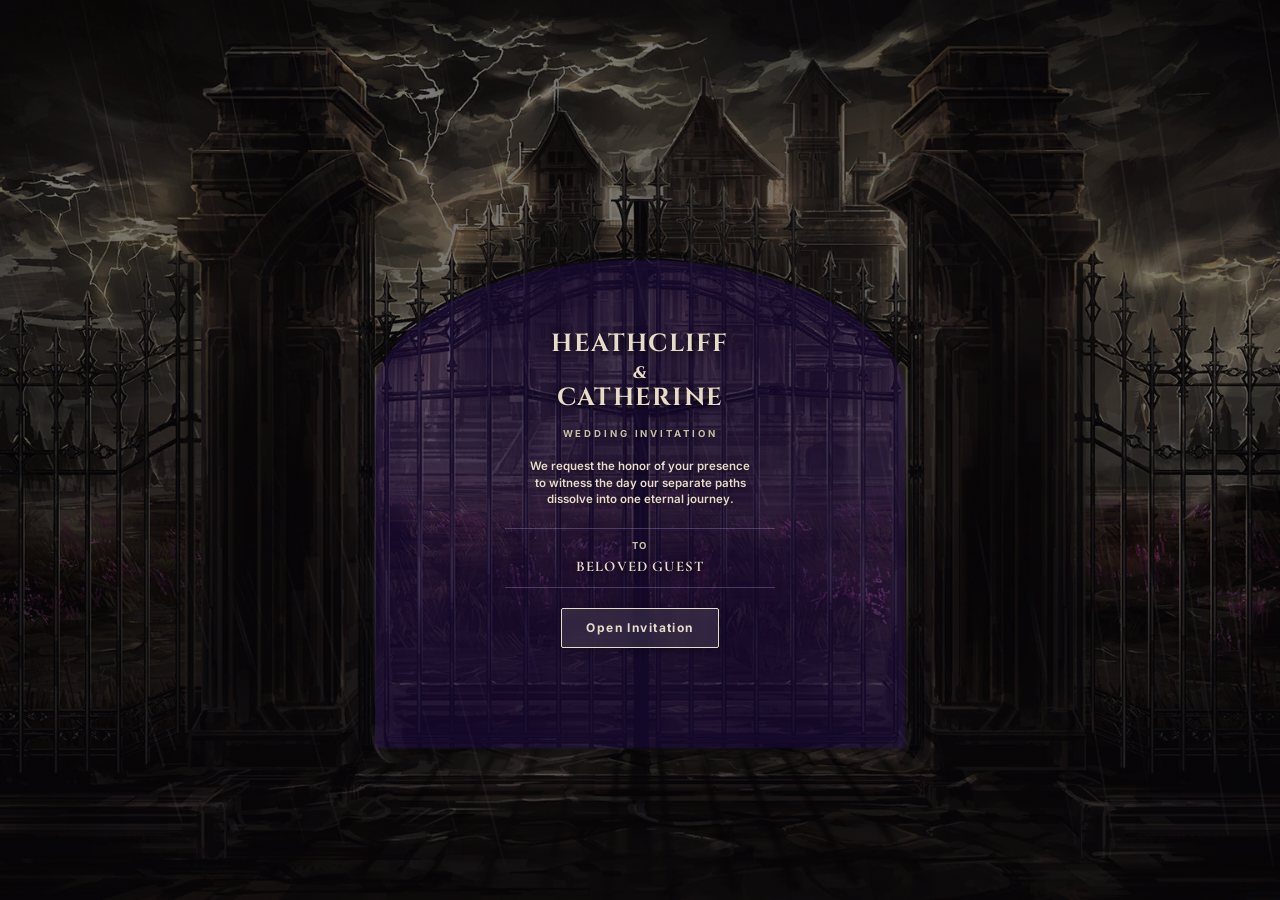
<file: index.html>
<!DOCTYPE html>
<html lang="en">
<head>
  <meta charset="UTF-8" />
  <meta name="viewport" content="width=device-width, initial-scale=1.0" />
  <title>Wedding Invitation - Heathcliff &amp; Catherine</title>
  <link rel="preconnect" href="https://fonts.googleapis.com" />
  <link rel="preconnect" href="https://fonts.gstatic.com" crossorigin />
  <link href="https://fonts.googleapis.com/css2?family=Cinzel:wght@400;600;700&family=Cormorant+Garamond:wght@600;700&family=Inter:wght@600;700&display=swap" rel="stylesheet" />


  <link href="https://cdn.jsdelivr.net/npm/bootstrap@5.3.3/dist/css/bootstrap.min.css" rel="stylesheet">
  <link rel="stylesheet" href="gateway.css" />
</head>
<body>

  <main class="gateway-container">
    <div class="gateway-card">
      <h1 class="gateway-title">
        HEATHCLIFF <br />
        <span>&amp;</span> <br />
        CATHERINE
      </h1>

      <p class="gateway-subtitle">WEDDING INVITATION</p>

      <p class="gateway-desc">
        We request the honor of your presence <br />
        to witness the day our separate paths <br />
        dissolve into one eternal journey.
      </p>

      <div class="guest-section">
        <span class="guest-label">TO</span>
        <p class="guest-name">BELOVED GUEST</p>
      </div>

      <a href="Dashboard/index.html" class="btn btn-outline-light btn-open">
        Open Invitation
      </a>
    </div>
  </main>

</body>
</html>
</file>
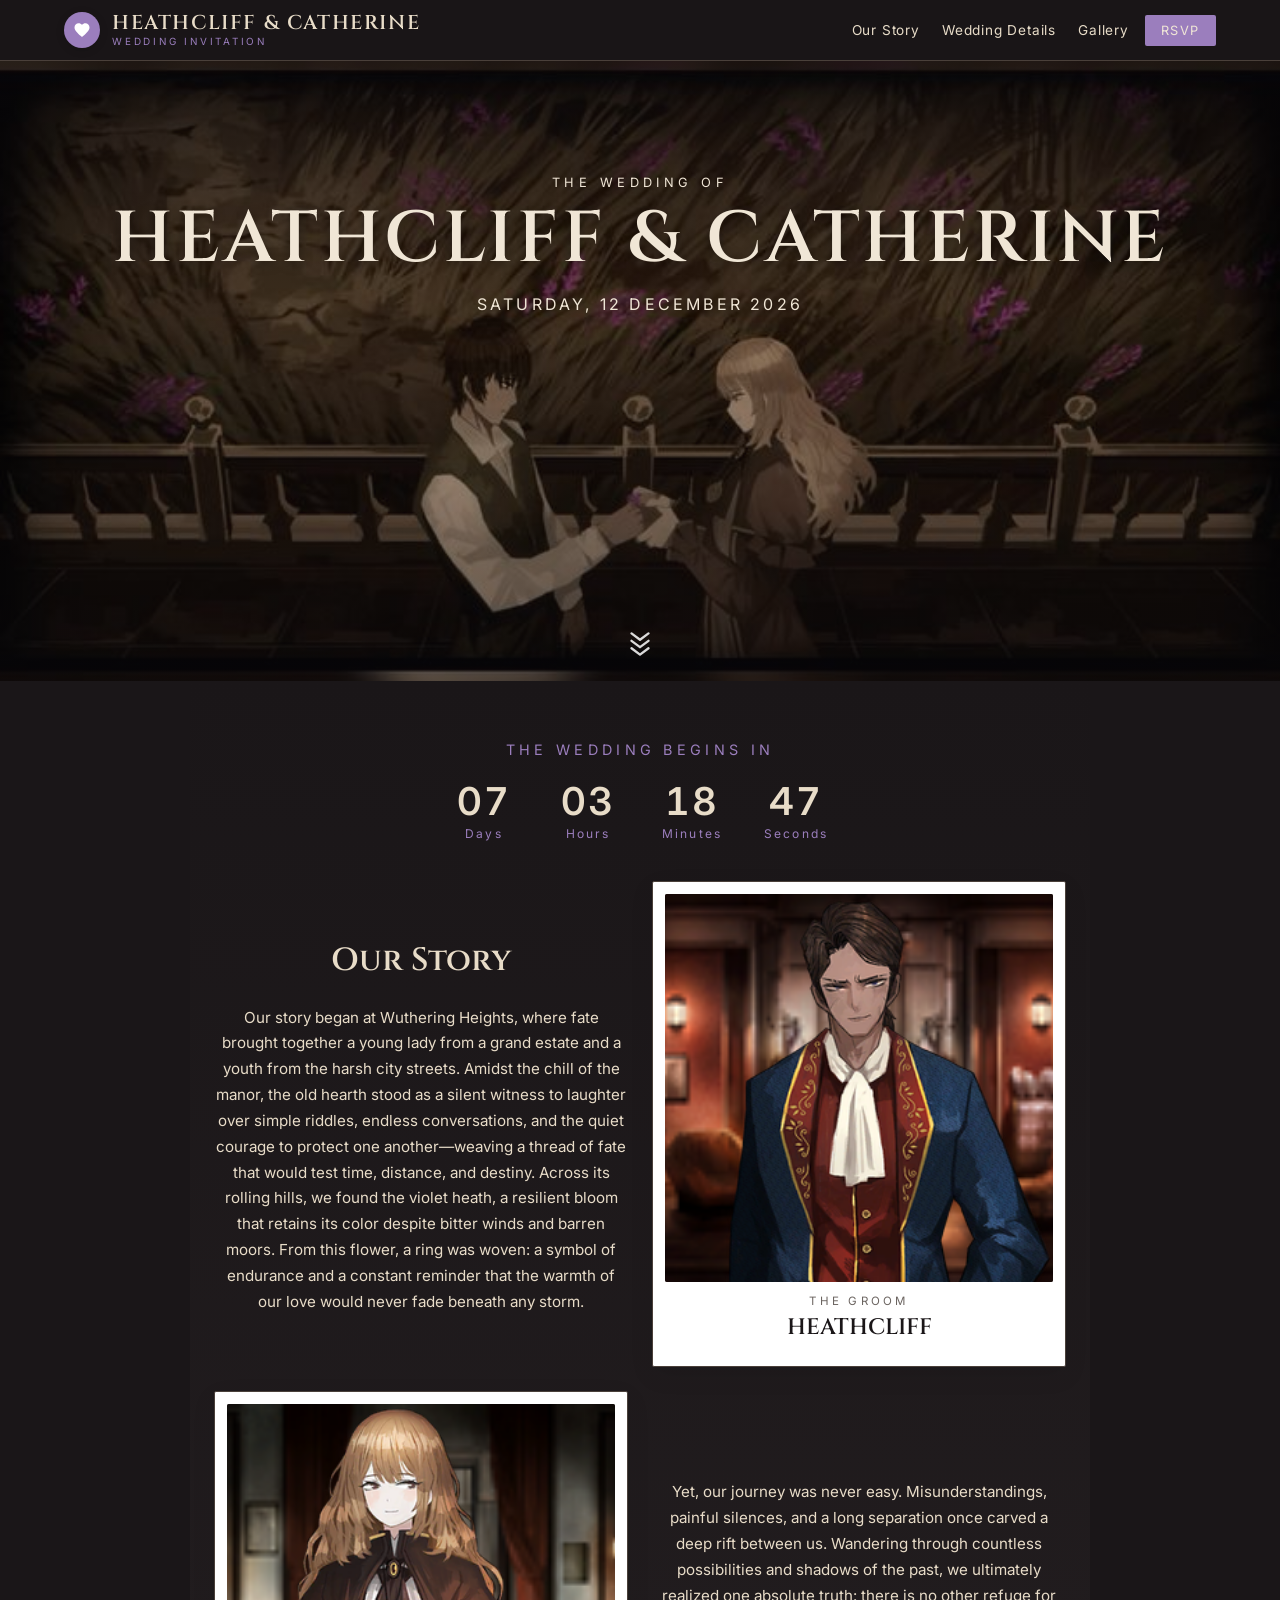
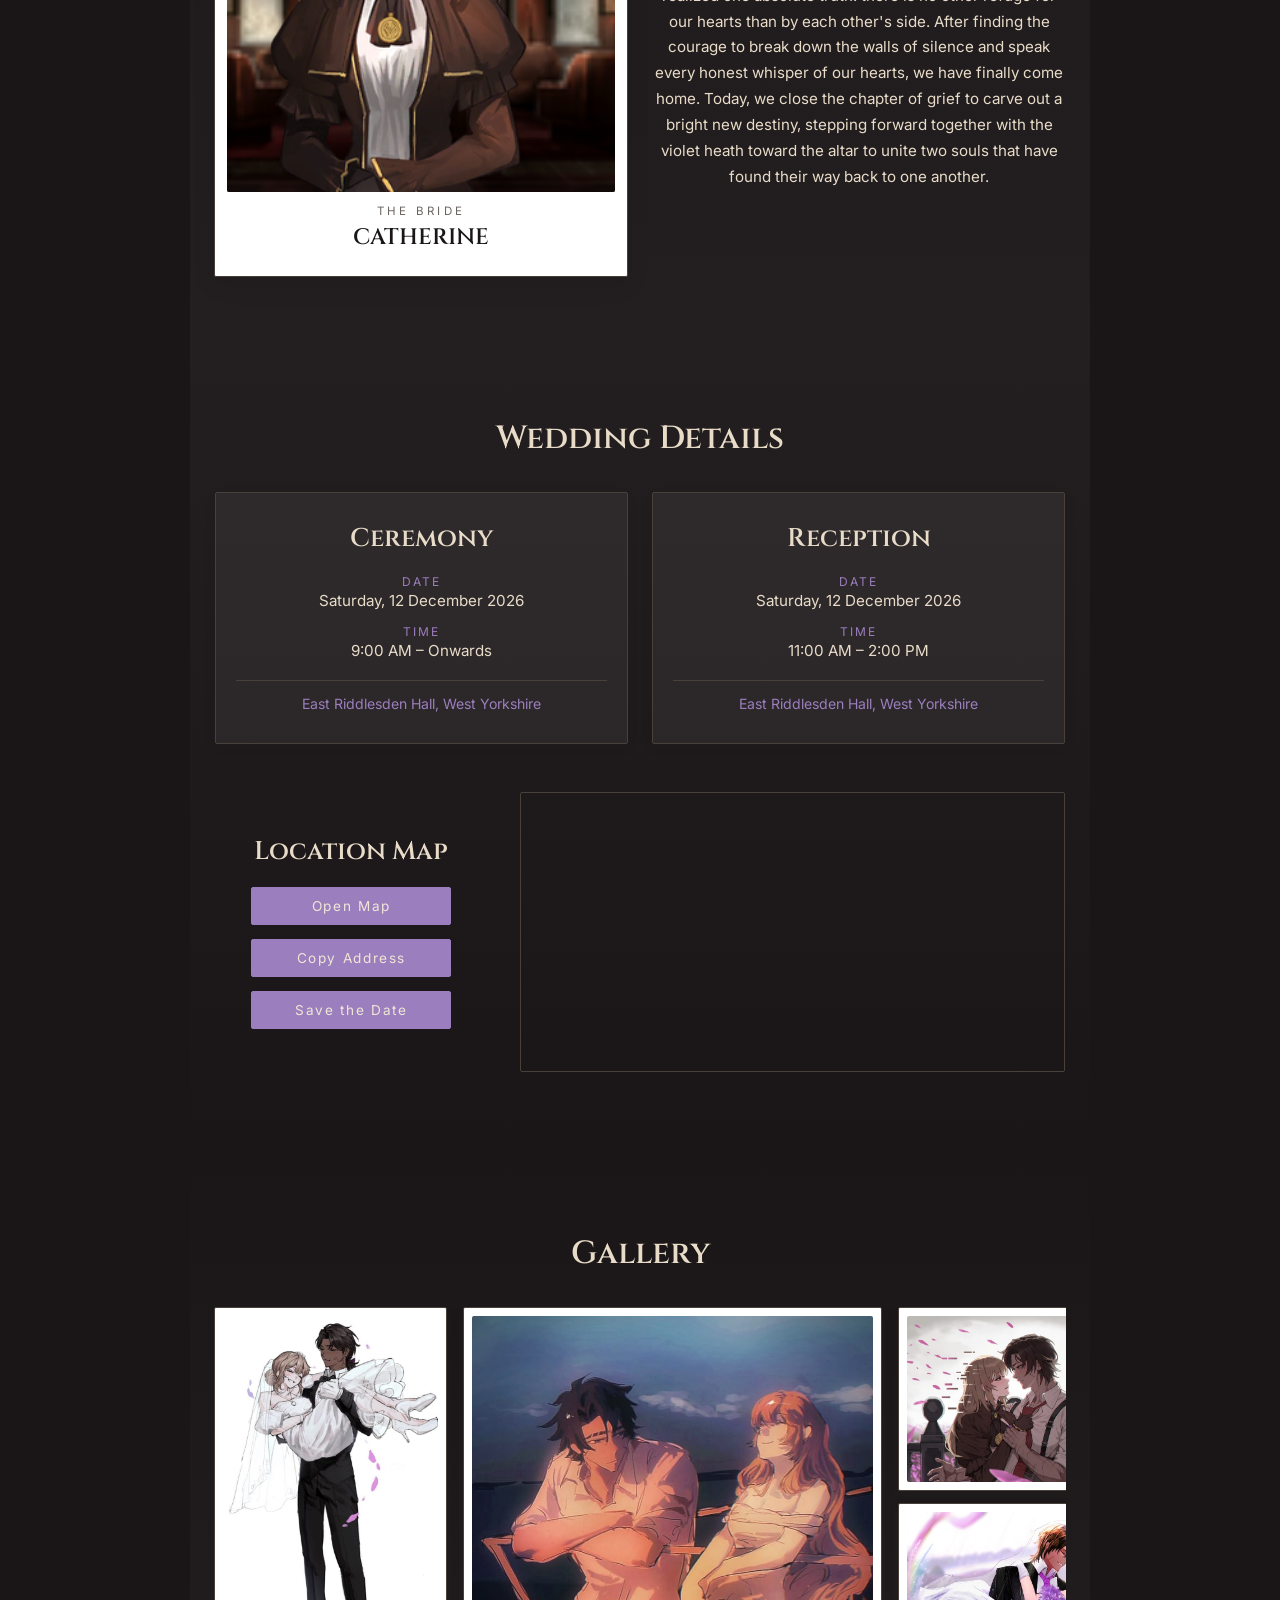
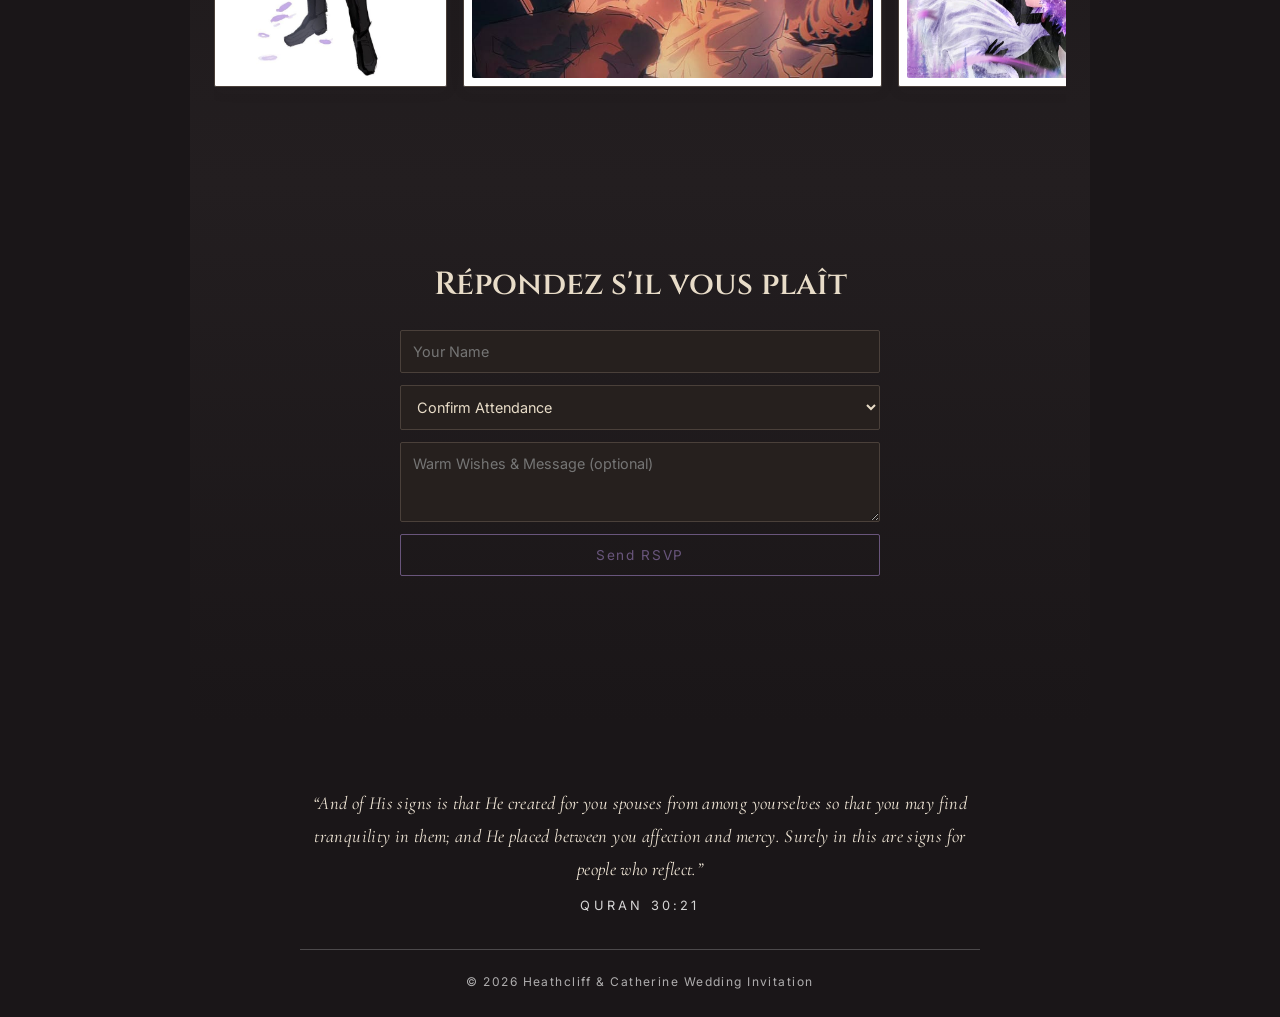
<file: Dashboard/index.html>
<!DOCTYPE html>
<html lang="en">
<head>
  <meta charset="UTF-8" />
  <meta name="viewport" content="width=device-width, initial-scale=1.0" />
  <title>Heathcliff &amp; Catherine Wedding Invitation</title>
  <link rel="preconnect" href="https://fonts.googleapis.com" />
  <link rel="preconnect" href="https://fonts.gstatic.com" crossorigin />
  <link href="https://fonts.googleapis.com/css2?family=Allura&family=Cinzel:wght@400;600;700&family=Cormorant+Garamond:wght@400;500;600;700&family=Inter:wght@300;400;500;600&display=swap" rel="stylesheet" />
  <link rel="stylesheet" href="invitation.css" />
</head>
<body>

  <header class="site-header" id="siteHeader">
    <div class="navbar">
      <div class="header_left">
        <button class="music-toggle-btn" id="musicBtn" aria-label="Toggle Background Music">
          <div class="heart-pulse-wave"></div>
          <svg class="heart-icon" viewBox="0 0 24 24" fill="currentColor" xmlns="http://www.w3.org/2000/svg">
            <path d="M12 21.35l-1.45-1.32C5.4 15.36 2 12.28 2 8.5 2 5.42 4.42 3 7.5 3c1.74 0 3.41.81 4.5 2.09C13.09 3.81 14.76 3 16.5 3 19.58 3 22 5.42 22 8.5c0 3.78-3.4 6.86-8.55 11.54L12 21.35z"/>
          </svg>
        </button>

        <div class="navbar_brand" id="navbarBrand">
          <span class="brand_names">HEATHCLIFF &amp; CATHERINE</span>
          <span class="brand_subtitle">WEDDING INVITATION</span>
        </div>
      </div>

      <nav class="navbar_menu" id="navbarMenu">
        <a class="nav-link nav-link--couple" href="#couple">Our Story</a>
        <a class="nav-link nav-link--weddingdetails" href="#weddingdetails">Wedding Details</a>
        <a class="nav-link nav-link--gallery" href="#gallery">Gallery</a>
      </nav>
      <a class="navbar_rsvp" href="#rsvp">RSVP</a>
      <button class="navbar_toggle" id="navbarToggle" aria-label="Toggle menu" aria-expanded="false">
        <span></span><span></span><span></span>
      </button>
    </div>
  </header>

  <main>

    <section class="cover" id="cover">
      <img class="cover_photo-bg" src="Asset/PhotoCover_(736x414).jpeg" alt="Photo of Heathcliff and Catherine" />
      <div class="cover_overlay"></div>
      <div class="cover_content">
        <p class="cover_label">THE WEDDING OF</p>
        <h1 class="cover_names">HEATHCLIFF &amp; CATHERINE</h1>
        <p class="cover_date">SATURDAY, 12 DECEMBER 2026</p>
      </div>
      <a href="#couple" class="scroll-down-btn" aria-label="Scroll to Our Story">
        <svg class="scroll-arrow-icon" viewBox="0 0 24 32" fill="none" stroke="currentColor" stroke-width="2.2" stroke-linecap="round" stroke-linejoin="round">
          <path class="arrow-line line-1" d="M4 6l8 6 8-6" />
          <path class="arrow-line line-2" d="M4 13l8 6 8-6" />
          <path class="arrow-line line-3" d="M4 20l8 6 8-6" />
        </svg>
      </a>
    </section>

    <section id="couple" class="section section--couple">
      <div class="couple_background"></div>
      <div class="couple_container">
        <p class="couple_eyebrow">THE WEDDING BEGINS IN</p>
        <div class="couple_countdown" id="coupleCountdown">
          <div class="couple_cd-box"><span data-unit="days">00</span><small>Days</small></div>
          <div class="couple_cd-box"><span data-unit="hours">00</span><small>Hours</small></div>
          <div class="couple_cd-box"><span data-unit="minutes">00</span><small>Minutes</small></div>
          <div class="couple_cd-box"><span data-unit="seconds">00</span><small>Seconds</small></div>
        </div>
        <div class="story_grid">
          <div class="story_text">
            <h2 class="couple_story-title">Our Story</h2>
            <p>Our story began at Wuthering Heights, where fate brought together a young lady from a grand estate and a youth from the harsh city streets. Amidst the chill of the manor, the old hearth stood as a silent witness to laughter over simple riddles, endless conversations, and the quiet courage to protect one another—weaving a thread of fate that would test time, distance, and destiny. Across its rolling hills, we found the violet heath, a resilient bloom that retains its color despite bitter winds and barren moors. From this flower, a ring was woven: a symbol of endurance and a constant reminder that the warmth of our love would never fade beneath any storm.</p>
          </div>
          <div class="story_photo">
            <div class="polaroid_photo-wrap">
              <img class="couple-card_bg" src="Asset/PhotoBG_FirePlace(180x101).jpeg" alt="Fireplace background" />
              <img class="couple-card_photo" src="Asset/PhotoHeathcliff_(279x808).jpeg" alt="Photo of Heathcliff" />
            </div>
            <p class="story_photo-role">THE GROOM</p>
            <h3 class="story_photo-name">HEATHCLIFF</h3>
          </div>
          <div class="story_photo story_photo--bride">
            <div class="polaroid_photo-wrap">
              <img class="couple-card_bg" src="Asset/PhotoBG_GuestRoom(180x101).jpeg" alt="Guest room background" />
              <img class="couple-card_photo" src="Asset/PhotoCatherine_(441x810).jpeg" alt="Photo of Catherine" />
            </div>
            <p class="story_photo-role">THE BRIDE</p>
            <h3 class="story_photo-name">CATHERINE</h3>
          </div>
          <div class="story_text">
            <p>Yet, our journey was never easy. Misunderstandings, painful silences, and a long separation once carved a deep rift between us. Wandering through countless possibilities and shadows of the past, we ultimately realized one absolute truth: there is no other refuge for our hearts than by each other's side. After finding the courage to break down the walls of silence and speak every honest whisper of our hearts, we have finally come home. Today, we close the chapter of grief to carve out a bright new destiny, stepping forward together with the violet heath toward the altar to unite two souls that have found their way back to one another.</p>
          </div>
        </div>
      </div>
    </section>

    <section id="weddingdetails" class="section section--event" data-date="2026-12-12T09:00:00Z">
      <div class="event_background"></div>
      <div class="event_container">
        <header class="event_heading">
          <h2 class="event_title">Wedding Details</h2>
        </header>

        <div class="details_grid">
          <div class="detail-card">
            <h3 class="detail-card_title">Ceremony</h3>
            <div class="detail-card_row">
              <span class="detail-card_label">Date</span>
              <span class="detail-card_value">Saturday, 12 December 2026</span>
            </div>
            <div class="detail-card_row">
              <span class="detail-card_label">Time</span>
              <span class="detail-card_value">9:00 AM – Onwards</span>
            </div>
            <p class="detail-card_address">East Riddlesden Hall, West Yorkshire</p>
          </div>

          <div class="detail-card">
            <h3 class="detail-card_title">Reception</h3>
            <div class="detail-card_row">
              <span class="detail-card_label">Date</span>
              <span class="detail-card_value">Saturday, 12 December 2026</span>
            </div>
            <div class="detail-card_row">
              <span class="detail-card_label">Time</span>
              <span class="detail-card_value">11:00 AM – 2:00 PM</span>
            </div>
            <p class="detail-card_address">East Riddlesden Hall, West Yorkshire</p>
          </div>
        </div>

        <div class="details-map_grid">
          <div class="details-map_info">
            <h3 class="details-map_title">Location Map</h3>
            <a class="details-map_btn details-map_btn--primary" href="https://www.google.com/maps/search/?api=1&query=East+Riddlesden+Hall,+West+Yorkshire" target="_blank" rel="noopener">Open Map</a>
            <button class="details-map_btn details-map_btn--primary" id="detailsCopyAddressBtn" type="button">Copy Address</button>
            <a class="details-map_btn details-map_btn--primary" id="saveTheDateBtn" href="https://calendar.google.com/calendar/render?action=TEMPLATE&text=The+Wedding+of+Heathcliff+%26+Catherine&dates=20261212T090000/20261212T140000&details=The+Wedding+of+Heathcliff+%26+Catherine&location=East+Riddlesden+Hall,+West+Yorkshire&ctz=Europe/London" target="_blank" rel="noopener">Save the Date</a>
          </div>

          <div class="details-map_frame">
            <iframe
              title="Location map of East Riddlesden Hall"
              src="https://www.google.com/maps?q=East+Riddlesden+Hall,+West+Yorkshire&output=embed"
              loading="lazy"
              allowfullscreen
              referrerpolicy="no-referrer-when-downgrade">
            </iframe>
          </div>
        </div>
      </div>
    </section>

    <section id="gallery" class="section section--gallery">
      <div class="gallery_background"></div>
      <div class="gallery_container">
        <header class="gallery_heading">
          <h2 class="gallery_title">Gallery</h2>
        </header>

        <div class="gallery_scroll-container">
          <div class="gallery_item gallery_item--portrait">
            <img class="gallery_photo" src="Asset/Photo1_(736x1166).jpeg" alt="Gallery photo 1" />
          </div>
          <div class="gallery_item gallery_item--portrait" style="aspect-ratio: 736 / 667;">
            <img class="gallery_photo" src="Asset/Photo2_(736x667).jpeg" alt="Gallery photo 2" />
          </div>

          <div class="gallery_column-stacked">
            <div class="gallery_item gallery_item--landscape">
              <img class="gallery_photo" src="Asset/Photo3_(736x520).jpeg" alt="Gallery photo 3" />
            </div>
            <div class="gallery_item gallery_item--landscape">
              <img class="gallery_photo" src="Asset/Photo4_(736x552).jpeg" alt="Gallery photo 4" />
            </div>
          </div>

          <div class="gallery_item gallery_item--portrait" style="aspect-ratio: 529 / 820;">
            <img class="gallery_photo" src="Asset/Photo5_(529x820).jpeg" alt="Gallery photo 5" />
          </div>
          <div class="gallery_item gallery_item--portrait">
            <img class="gallery_photo" src="Asset/Photo6_(478x913).jpeg" alt="Gallery photo 6" />
          </div>
          <div class="gallery_item gallery_item--portrait" style="aspect-ratio: 735 / 878;">
            <img class="gallery_photo" src="Asset/Photo7_(735x878).jpeg" alt="Gallery photo 7" />
          </div>
        </div>
      </div>
    </section>

    <section id="rsvp" class="section section--rsvp">
      <div class="rsvp_container">
        <header class="rsvp_heading">
          <h2 class="rsvp_title">Répondez s'il vous plaît</h2>
        </header>
        <form class="rsvp_form" id="rsvpForm">
          <div class="rsvp_inputs" id="rsvpInputs">
            <input type="text" id="rsvpName" name="name" placeholder="Your Name" required />
            <select id="rsvpAttendance" name="attendance" required>
              <option value="">Confirm Attendance</option>
              <option value="attending">Joyfully Accepts</option>
              <option value="declining">Regretfully Declines</option>
            </select>
            <textarea id="rsvpMessage" name="message" placeholder="Warm Wishes & Message (optional)"></textarea>
          </div>

          <div class="rsvp_card" id="rsvpCard" style="display: none;">
            <div class="rsvp_card-header">
              <span class="rsvp_card-name" id="resultName"></span>
              <span class="rsvp_card-badge" id="resultStatus"></span>
            </div>
            <p class="rsvp_card-message" id="resultMessage"></p>
          </div>

          <button type="submit" id="rsvpSubmitBtn" disabled>Send RSVP</button>
        </form>
      </div>
    </section>

  <footer class="site-footer">
    <div class="footer_content">
      <blockquote class="footer_quote">
        <p class="quote_text">&ldquo;And of His signs is that He created for you spouses from among yourselves so that you may find tranquility in them; and He placed between you affection and mercy. Surely in this are signs for people who reflect.&rdquo;</p>
        <cite class="quote_author">Quran 30:21</cite>
      </blockquote>
      <p class="footer_copyright">&copy; 2026 Heathcliff &amp; Catherine Wedding Invitation</p>
    </div>
  </footer>

  <script src="invitation.js"></script>
  <audio id="bgMusic" loop src="Asset/Music_miliViolet_(41sec).mp3"></audio>
</body>
</html>
</file>
<file: gateway.css>
:root {
  --color-bg: #1a1618;
  --color-text: #e8dcc8;
  --color-text-muted: #c9bfa8;
  --color-border: rgba(155, 126, 189, 0.4);
  --font-display: 'Cinzel', 'Cormorant Garamond', serif;
  --font-serif: 'Cormorant Garamond', Georgia, serif;
  --font-sans: 'Inter', sans-serif;
}

* {
  box-sizing: border-box;
  margin: 0;
  padding: 0;
}

body {
  font-family: var(--font-sans);
  background-color: var(--color-bg);
  background-image: linear-gradient(rgba(10, 8, 12, 0.55), rgba(10, 8, 12, 0.55)), url('Dashboard/Asset/PhotoGateway_(1920x1080).png');
  background-size: cover;
  background-position: center;
  background-repeat: no-repeat;
  background-attachment: fixed;
  color: var(--color-text);
  min-height: 100vh;
  display: flex;
  align-items: center;
  justify-content: center;
  padding: 16px;
}

.gateway-container {
  width: 100%;
  max-width: 410px;
  display: flex;
  justify-content: center;
  margin-top: 62px;
}

.gateway-card {

  background: transparent;
  backdrop-filter: none;
  -webkit-backdrop-filter: none;
  border: none;
  box-shadow: none;

  padding: 38px 20px 22px;
  text-align: center;
  width: 100%;
  display: flex;
  flex-direction: column;
  align-items: center;
}

.gateway-title {
  font-family: var(--font-display);
  font-size: 1.55rem;
  font-weight: 700;
  line-height: 1.1;
  color: var(--color-text);
  letter-spacing: 0.05em;
  text-shadow: 0 2px 8px rgba(0, 0, 0, 0.6);
}

.gateway-title span {
  font-size: 1.05rem;
  font-style: italic;
  font-weight: 700;
  color: var(--color-text);
}

.gateway-subtitle {
  font-size: 0.6rem;
  letter-spacing: 0.3em;
  color: var(--color-text-muted);
  margin-top: 8px;
  margin-bottom: 16px;
  text-transform: uppercase;
  font-weight: 700;
  text-shadow: 0 1px 4px rgba(0, 0, 0, 0.5);
}

.gateway-desc {
  font-size: 0.72rem;
  line-height: 1.45;
  color: var(--color-text);
  margin-bottom: 20px;
  font-weight: 600;
  text-shadow: 0 1px 4px rgba(0, 0, 0, 0.5);
}

.guest-section {
  border-top: 1px solid var(--color-border);
  border-bottom: 1px solid var(--color-border);
  padding: 10px 0;
  margin-bottom: 20px;
  width: 100%;
  max-width: 270px;
}

.guest-label {
  font-size: 0.6rem;
  letter-spacing: 0.2em;
  color: var(--color-text-muted);
  display: block;
  margin-bottom: 2px;
  font-weight: 700;
}

.guest-name {
  font-family: var(--font-serif);
  font-size: 0.92rem;
  font-weight: 700;
  letter-spacing: 0.08em;
  color: var(--color-text);
  text-shadow: 0 1px 4px rgba(0, 0, 0, 0.5);
  margin-bottom: 0;
}

.btn-open {
  display: inline-block;
  background-color: rgba(255, 255, 255, 0.1);
  color: var(--color-text);
  border: 1.5px solid var(--color-text);
  text-decoration: none;
  font-size: 0.75rem;
  letter-spacing: 0.12em;
  padding: 10px 24px;
  border-radius: 2px;
  transition: all 0.3s ease;
  font-weight: 700;
  backdrop-filter: blur(4px);
  box-shadow: 0 2px 8px rgba(0, 0, 0, 0.3);
}

.btn-open:hover {
  background-color: #FFFFFF;
  color: #3A3530;
  border-color: #FFFFFF;
  transform: translateY(-2px);
}

@media (max-width: 480px) {
  .gateway-container { margin-top: 32px; }
  .gateway-title { font-size: 1.3rem; }
  .gateway-desc { font-size: 0.68rem; }
  .btn-open { padding: 8px 18px; font-size: 0.7rem; }
}
</file>
<file: Dashboard/invitation.css>
:root {
  --color-bg: #1a1618;
  --color-violet: #9b7ebd;
  --color-border: #4a403a;
  --color-cream: #f0e6d6;
  --color-panel: #26201e;
  --color-text: #e8dcc8;
  --font-display: 'Cinzel', 'Cormorant Garamond', serif;
  --font-serif: 'Cormorant Garamond', Georgia, serif;
  --font-sans: 'Inter', 'Lato', sans-serif;
}

* { box-sizing: border-box; margin: 0; padding: 0; }
html { scroll-behavior: smooth; }
body {
  font-family: var(--font-sans);
  background: var(--color-bg);
  color: var(--color-text);
  min-height: 100vh;
}

.site-header {
  position: sticky;
  top: 0;
  z-index: 1000;
  background: rgba(26, 22, 24, 0.92);
  border-bottom: 1px solid var(--color-border);
  backdrop-filter: blur(6px);
  transition: background 0.3s ease;
}

.site-header.scrolled {
  background: var(--color-bg);
}

.navbar {
  max-width: 1200px;
  margin: 0 auto;
  padding: 12px 24px;
  display: flex;
  align-items: center;
  justify-content: space-between;
  gap: 16px;
}

.header_left {
  display: flex;
  align-items: center;
  gap: 12px;
}

.navbar_brand {
  display: flex;
  flex-direction: column;
  cursor: pointer;
  text-decoration: none;
  color: inherit;
  line-height: 1;
}

.brand_names {
  font-family: var(--font-display);
  font-size: 1.25rem;
  font-weight: 600;
  letter-spacing: 0.08em;
  color: var(--color-text);
}

.brand_subtitle {
  font-family: var(--font-sans);
  font-size: 0.62rem;
  letter-spacing: 0.28em;
  color: var(--color-violet);
  margin-top: 4px;
}

.navbar_menu {
  display: flex;
  align-items: center;
  gap: 22px;
  margin-left: auto;
}

.nav-link {
  font-family: var(--font-sans);
  font-size: 0.85rem;
  letter-spacing: 0.06em;
  text-decoration: none;
  color: var(--color-text);
  position: relative;
  padding: 4px 0;
  transition: color 0.2s ease;
}

.nav-link:hover { color: var(--color-violet); }
.nav-link.active { color: var(--color-violet); }
.nav-link.active::after {
  content: '';
  position: absolute;
  left: 0; right: 0; bottom: 2px;
  height: 1px;
  background: var(--color-violet);
}

.navbar_rsvp {
  font-family: var(--font-sans);
  font-size: 0.8rem;
  letter-spacing: 0.12em;
  text-decoration: none;
  color: var(--color-cream);
  background: var(--color-violet);
  padding: 8px 16px;
  border-radius: 2px;
  transition: opacity 0.2s ease;
}

.navbar_rsvp:hover { opacity: 0.85; }

.navbar_toggle {
  display: none;
  flex-direction: column;
  gap: 4px;
  background: none;
  border: none;
  cursor: pointer;
  padding: 6px;
}

.navbar_toggle span {
  width: 22px;
  height: 2px;
  background: var(--color-text);
  display: block;
}

.section {
  min-height: 60vh;
  padding: 80px 24px;
  max-width: 900px;
  margin: 0 auto;
  text-align: center;
}

.section h2 {
  font-family: var(--font-display);
  font-size: 2rem;
  color: var(--color-text);
}

.cover {
  position: relative;
  height: calc(100vh - 55px);
  max-height: 620px;
  overflow: hidden;
  display: flex;
  flex-direction: column;
  align-items: center;
  justify-content: flex-start;
  padding-top: 10vh;
  background: var(--color-bg);
}

.cover_photo-bg {
  position: absolute;
  inset: 0;
  width: 100%;
  height: 100%;
  object-fit: cover;
  display: block;
}

.cover_overlay {
  position: absolute;
  inset: 0;
  background: linear-gradient(180deg, rgba(10,8,12,0.6) 0%, rgba(10,8,12,0.25) 40%, rgba(10,8,12,0.6) 100%);
  pointer-events: none;
}

.cover_content {
  position: relative;
  z-index: 2;
  text-align: center;
  padding: 24px;
  color: var(--color-cream);
  text-shadow: 0 2px 12px rgba(0,0,0,0.35);
}

.cover_label {
  font-family: var(--font-sans);
  font-size: 0.8rem;
  letter-spacing: 0.35em;
  color: var(--color-cream);
  margin-bottom: 12px;
}

.cover_names {
  font-family: var(--font-display);
  font-size: clamp(2.2rem, 6vw, 4.5rem);
  font-weight: 600;
  letter-spacing: 0.04em;
  line-height: 1.05;
  color: var(--color-cream);
  display: block;
}

.cover_date {
  font-family: var(--font-sans);
  letter-spacing: 0.2em;
  color: var(--color-cream);
  margin-top: 16px;
  font-size: 1rem;
}

.scroll-down-btn {
  position: absolute;
  bottom: 12px;
  left: 50%;
  transform: translateX(-50%);
  z-index: 5;
  color: rgba(255, 255, 255, 0.85);
  text-decoration: none;
  display: flex;
  align-items: center;
  justify-content: center;
  padding: 8px;
  transition: color 0.3s ease, transform 0.3s ease;
}

.scroll-down-btn:hover {
  color: #FFFFFF;
  transform: translateX(-50%) scale(1.15);
}

.scroll-arrow-icon {
  width: 26px;
  height: 34px;
}

.scroll-arrow-icon .arrow-line {
  animation: arrowPulse 1.8s infinite ease-in-out;
}

.scroll-arrow-icon .line-1 { animation-delay: 0s; }
.scroll-arrow-icon .line-2 { animation-delay: 0.25s; }
.scroll-arrow-icon .line-3 { animation-delay: 0.5s; }

@keyframes arrowPulse {
  0% {
    opacity: 0.2;
    transform: translateY(-2px);
  }
  50% {
    opacity: 1;
    transform: translateY(3px);
  }
  100% {
    opacity: 0.2;
    transform: translateY(-2px);
  }
}

.section--couple {
  position: relative;
  overflow: hidden;
  min-height: 40vh;
  padding: 60px 24px;
  text-align: center;
  background: linear-gradient(180deg, #1a1618 0%, #231e20 100%);
}

.couple_background {
  display: none;
}

.couple_container {
  position: relative;
  z-index: 2;
  max-width: 1000px;
  margin: 0 auto;
  text-align: center;
}

.couple_eyebrow {
  font-family: var(--font-sans);
  font-size: 0.9rem;
  letter-spacing: 0.3em;
  color: var(--color-violet);
  margin-bottom: 24px;
}

.couple_countdown {
  display: flex;
  gap: 24px;
  justify-content: center;
  flex-wrap: wrap;
  margin-bottom: 40px;
}

.couple_cd-box {
  display: flex;
  flex-direction: column;
  align-items: center;
  min-width: 80px;
}



.couple_cd-box span {
  font-family: var(--font-sans);
  font-size: 2.4rem;
  font-weight: 600;
  color: var(--color-text);
  line-height: 1;
  letter-spacing: 0.05em;
  font-variant-numeric: tabular-nums;
}

.couple_cd-box small {
  font-family: var(--font-sans);
  font-size: 0.75rem;
  letter-spacing: 0.18em;
  color: var(--color-violet);
  margin-top: 6px;
}

.couple_story-title {
  font-family: var(--font-display);
  font-size: 2rem;
  color: var(--color-text);
  margin: 0 0 16px 0;
  font-weight: 600;
}

.story_grid {
  display: grid;
  grid-template-columns: 1fr 1fr;
  gap: 24px;
  align-items: stretch;
}

.story_text {
  font-family: var(--font-sans);
  font-size: 0.95rem;
  line-height: 1.7;
  color: var(--color-text);
  text-align: center;
  display: flex;
  flex-direction: column;
  justify-content: center;
  align-items: center;
}

.story_text p { margin-bottom: 12px; }
.story_text p:last-child { margin-bottom: 0; }

.story_photo {
  background: #FFFFFF;
  border: 1px solid var(--color-border);
  padding: 12px 12px 24px 12px;
  border-radius: 2px;
  box-shadow: 0 8px 24px rgba(0,0,0,0.08);
  width: 100%;
}

.story_photo-role {
  font-family: var(--font-sans);
  font-size: 0.72rem;
  letter-spacing: 0.28em;
  color: #6b6460;
  text-align: center;
  margin-top: 12px;
}

.story_photo-name {
  font-family: var(--font-display);
  font-size: 1.4rem;
  font-weight: 600;
  color: #1a1618;
  text-align: center;
  margin-top: 4px;
}

.polaroid_photo-wrap {
  position: relative;
  width: 100%;
  aspect-ratio: 1/1;
  overflow: hidden;
  border-radius: 2px;
  background: var(--color-border);
}

.couple-card_bg {
  position: absolute;
  inset: 0;
  width: 100%;
  height: 100%;
  object-fit: cover;
  object-position: center;
  z-index: 1;
}
.couple-card_photo {
  position: absolute;
  inset: 0;
  width: 100%;
  height: 100%;
  object-fit: cover;
  object-position: top center;
  display: block;
  z-index: 2;
}
.story_photo--bride .couple-card_photo {
  object-position: top center;
  transform: scale(1.45);
  transform-origin: top center;
}

.section--event {
  position: relative;
  text-align: center;
  background: linear-gradient(180deg, #231e20 0%, #1a1618 100%);
}

.event_background {
  display: none;
}

.event_container {
  position: relative;
  z-index: 2;
  max-width: 850px;
  margin: 0 auto;
}

.event_heading {
  margin-bottom: 32px;
}

.event_title {
  font-family: var(--font-display);
  font-size: 2.2rem;
  color: var(--color-text);
  font-weight: 600;
}

.details_grid {
  display: grid;
  grid-template-columns: 1fr 1fr;
  gap: 24px;
  margin-top: 32px;
}

.detail-card {
  border: 1px solid var(--color-border);
  background: rgba(255, 255, 255, 0.06);
  padding: 28px 20px;
  border-radius: 2px;
  display: flex;
  flex-direction: column;
  gap: 14px;
  text-align: center;
  box-shadow: 0 4px 16px rgba(58, 53, 48, 0.04);
}

.detail-card_title {
  font-family: var(--font-display);
  font-size: 1.6rem;
  font-weight: 600;
  color: var(--color-text);
  margin-bottom: 4px;
}

.detail-card_row {
  display: flex;
  flex-direction: column;
  gap: 2px;
}

.detail-card_label {
  font-family: var(--font-sans);
  font-size: 0.75rem;
  letter-spacing: 0.15em;
  text-transform: uppercase;
  color: var(--color-violet);
}

.detail-card_value {
  font-family: var(--font-sans);
  font-size: 0.95rem;
  color: var(--color-text);
}

.detail-card_address {
  font-family: var(--font-sans);
  font-size: 0.88rem;
  color: var(--color-violet);
  line-height: 1.5;
  margin-top: 6px;
  padding-top: 12px;
  border-top: 1px solid var(--color-border);
}

.details-map_grid {
  display: grid;
  grid-template-columns: 1fr 2fr;
  gap: 32px;
  align-items: center;
  margin-top: 48px;
}

.details-map_info {
  display: flex;
  flex-direction: column;
  align-items: center;
  justify-content: center;
  gap: 14px;
}

.details-map_title {
  font-family: var(--font-display);
  font-size: 1.6rem;
  font-weight: 600;
  color: var(--color-text);
  margin-bottom: 4px;
}

.details-map_btn {
  display: inline-block;
  font-family: var(--font-sans);
  font-size: 0.85rem;
  letter-spacing: 0.12em;
  text-decoration: none;
  padding: 10px 24px;
  border-radius: 2px;
  cursor: pointer;
  width: 100%;
  max-width: 200px;
  text-align: center;
  transition: all 0.2s ease;
}

.details-map_btn--primary {
  background: var(--color-violet);
  color: var(--color-cream);
  border: 1px solid var(--color-violet);
}

.details-map_btn--primary:hover { opacity: 0.9; }

.details-map_btn--primary.is-active {
  background: transparent;
  color: var(--color-violet);
  border: 1px solid var(--color-violet);
}



.details-map_frame {
  border: 1px solid var(--color-border);
  border-radius: 2px;
  overflow: hidden;
  height: 280px;
}

.details-map_frame iframe {
  width: 100%;
  height: 100%;
  border: 0;
  display: block;
}

.section--gallery {
  position: relative;
  text-align: center;
  padding: 80px 24px;
  background: linear-gradient(180deg, #1a1618 0%, #231e20 100%);
}

.gallery_background {
  display: none;
}

.gallery_container {
  position: relative;
  z-index: 2;
  max-width: 1000px;
  margin: 0 auto;
}

.gallery_heading {
  margin-bottom: 32px;
}

.gallery_title {
  font-family: var(--font-display);
  font-size: 2.2rem;
  color: var(--color-text);
  font-weight: 600;
}

.gallery_scroll-container {
  display: flex;
  gap: 16px;
  overflow-x: auto;
  overflow-y: hidden;
  padding-bottom: 16px;
  scroll-snap-type: x mandatory;
  -webkit-overflow-scrolling: touch;
}

.gallery_scroll-container::-webkit-scrollbar {
  height: 6px;
}

.gallery_scroll-container::-webkit-scrollbar-track {
  background: var(--color-border);
  border-radius: 3px;
}

.gallery_scroll-container::-webkit-scrollbar-thumb {
  background: var(--color-violet);
  border-radius: 3px;
}

.gallery_item {
  flex-shrink: 0;
  scroll-snap-align: start;
  border: 1px solid var(--color-border);
  background: #FFFFFF;
  padding: 8px;
  border-radius: 2px;
  box-shadow: 0 4px 16px rgba(58, 53, 48, 0.06);
  box-sizing: border-box;
}

.gallery_item--portrait {
  height: 380px;
  aspect-ratio: 1 / 1.63;
}

.gallery_column-stacked {
  display: flex;
  flex-direction: column;
  justify-content: space-between;
  gap: 12px;
  height: 380px;
  flex-shrink: 0;
}

.gallery_item--landscape {
  height: calc((380px - 12px) / 2);
  aspect-ratio: 1 / 0.78;
}

.gallery_photo {
  width: 100%;
  height: 100%;
  object-fit: cover;
  display: block;
  border-radius: 2px;
}

.section--rsvp {
  text-align: center;
  padding: 80px 24px;
  background: linear-gradient(180deg, #231e20 0%, #1a1618 100%);
}

.rsvp_container {
  max-width: 480px;
  margin: 0 auto;
}

.rsvp_heading { margin-bottom: 24px; }


.rsvp_title {
  font-family: var(--font-display);
  font-size: 2.2rem;
  color: var(--color-text);
  font-weight: 600;
}

.rsvp_form {
  display: flex;
  flex-direction: column;
  gap: 12px;
}

.rsvp_form input,
.rsvp_form select,
.rsvp_form textarea {
  font-family: var(--font-sans);
  font-size: 0.9rem;
  padding: 12px;
  border: 1px solid var(--color-border);
  background: var(--color-panel);
  color: var(--color-text);
  border-radius: 2px;
}

.rsvp_form textarea { min-height: 80px; resize: vertical; }

.rsvp_form button {
  font-family: var(--font-sans);
  font-size: 0.85rem;
  letter-spacing: 0.12em;
  padding: 12px;
  border-radius: 2px;
  transition: all 0.3s ease;

  background: transparent;
  color: var(--color-violet);
  border: 1px solid var(--color-violet);
  cursor: not-allowed;
  opacity: 0.6;
}

.rsvp_form button:enabled {
  background: var(--color-violet);
  color: var(--color-cream);
  border: 1px solid var(--color-violet);
  cursor: pointer;
  opacity: 1;
}

.rsvp_form button:enabled:hover {
  opacity: 0.9;
}

.rsvp_form button.is-submitted {
  background: transparent;
  color: var(--color-violet);
  border: 1px solid var(--color-violet);
  cursor: default;
  opacity: 1;
}


.rsvp_inputs {
  display: flex;
  flex-direction: column;
  gap: 12px;
}

.rsvp_card {
  box-sizing: border-box;
  border: 1px solid var(--color-border);
  background: var(--color-panel);
  padding: 16px;
  border-radius: 2px;
  text-align: left;
  overflow-y: auto;
  display: flex;
  flex-direction: column;
  gap: 10px;
}

.rsvp_card-header {
  display: flex;
  align-items: center;
  justify-content: space-between;
  border-bottom: 1px solid var(--color-border);
  padding-bottom: 8px;
  gap: 12px;
}

.rsvp_card-name {
  font-family: var(--font-display);
  font-size: 1.2rem;
  font-weight: 700;
  color: var(--color-text);
}

.rsvp_card-badge {
  font-family: var(--font-sans);
  font-size: 0.85rem;
  letter-spacing: 0.05em;
  color: var(--color-violet);
  font-weight: 600;
}

.rsvp_card-message {
  font-family: var(--font-sans);
  font-size: 0.9rem;
  line-height: 1.6;
  color: var(--color-text);
  white-space: pre-wrap;
  word-break: break-word;
}

.site-footer {
  background: var(--color-bg);
  color: var(--color-cream);
  text-align: center;
  padding: 64px 24px 28px 24px;
}

.footer_content {
  max-width: 680px;
  margin: 0 auto;
  display: flex;
  flex-direction: column;
  align-items: center;
}

.footer_quote {
  margin: 0 0 36px 0;
  padding: 0;
}

.quote_text {
  font-family: var(--font-serif);
  font-size: 1.15rem;
  font-style: italic;
  line-height: 1.8;
  color: var(--color-cream);
  letter-spacing: 0.02em;
  margin-bottom: 12px;
}

.quote_author {
  font-family: var(--font-sans);
  font-size: 0.8rem;
  font-style: normal;
  letter-spacing: 0.25em;
  text-transform: uppercase;
  color: rgba(255, 255, 255, 0.82);
  display: block;
}

.footer_copyright {
  font-family: var(--font-sans);
  font-size: 0.75rem;
  letter-spacing: 0.12em;
  color: rgba(255, 255, 255, 0.65);
  border-top: 1px solid rgba(255, 255, 255, 0.22);
  padding-top: 24px;
  width: 100%;
}

.reveal {
  opacity: 0;
  transform: translateY(16px);
  transition: opacity 0.6s ease, transform 0.6s ease;
}

.reveal--visible {
  opacity: 1;
  transform: translateY(0);
}

.cover_content {
  animation: coverFade 0.9s ease both;
}

@keyframes coverFade {
  from { opacity: 0; transform: translateY(12px); }
  to { opacity: 1; transform: translateY(0); }
}

@media (max-width: 768px) {
  .story_grid,
  .details_grid,
  .details-map_grid {
    grid-template-columns: 1fr;
    gap: 20px;
  }

  .navbar_menu {
    position: absolute;
    top: 100%;
    left: 0; right: 0;
    flex-direction: column;
    gap: 0;
    background: var(--color-bg);
    border-bottom: 1px solid var(--color-border);
    max-height: 0;
    overflow: hidden;
    transition: max-height 0.3s ease;
  }

  .navbar_menu.open { max-height: 400px; }
  .navbar_menu .nav-link { padding: 14px 24px; width: 100%; }
  .navbar_toggle { display: flex; }
  .navbar_rsvp { display: none; }
}

.music-toggle-btn {
  position: relative;
  width: 36px;
  height: 36px;
  border-radius: 50%;
  background-color: var(--color-violet, #9b7ebd);
  color: #FFFFFF;
  border: none;
  box-shadow: 0 2px 8px rgba(0, 0, 0, 0.15);
  cursor: pointer;
  display: flex;
  align-items: center;
  justify-content: center;
  flex-shrink: 0;
  transition: transform 0.2s ease, background-color 0.2s ease;
}

.music-toggle-btn:hover {
  transform: scale(1.08);
  background-color: var(--color-text, #1a1618);
}

.heart-icon {
  width: 18px;
  height: 18px;
  z-index: 2;
  transition: transform 0.2s ease, color 0.2s ease;
}

.heart-pulse-wave {
  position: absolute;
  inset: 0;
  border-radius: 50%;
  background-color: rgba(78, 48, 118, 0.75);
  opacity: 0;
  transform: scale(1);
  pointer-events: none;
  z-index: 1;
}

.music-toggle-btn.playing {
  background-color: #FFFFFF;
}

.music-toggle-btn.playing .heart-icon {
  animation: heartBeat 1.2s infinite ease-in-out;
  color: #4E3076;
}

.music-toggle-btn.playing .heart-pulse-wave {
  animation: pulseWave 1.2s infinite ease-out;
}

@keyframes heartBeat {
  0% { transform: scale(1); }
  14% { transform: scale(1.25); }
  28% { transform: scale(1); }
  42% { transform: scale(1.2); }
  70% { transform: scale(1); }
  100% { transform: scale(1); }
}

@keyframes pulseWave {
  0% {
    transform: scale(0.9);
    opacity: 0.8;
  }
  100% {
    transform: scale(1.6);
    opacity: 0;
  }
}

@media (max-width: 480px) {
  .navbar { padding: 10px 16px; }
  .brand_names { font-size: 1rem; }
  .brand_subtitle { font-size: 0.55rem; letter-spacing: 0.2em; }
  .couple_countdown { gap: 12px; }
  .couple_cd-box { min-width: 64px; }
  .couple_cd-box span { font-size: 1.8rem; }
  .story_grid { gap: 16px; }
  .details_grid { gap: 16px; }
  .details-map_grid { gap: 16px; }
  .details-map_frame { height: 220px; }
  .gallery_item--portrait { height: 300px; }
  .gallery_column-stacked { height: 300px; }
  .gallery_item--landscape { height: calc((300px - 12px) / 2); }
  .section { padding: 60px 16px; }
  .rsvp_container { padding: 0 4px; }
}
</file>
